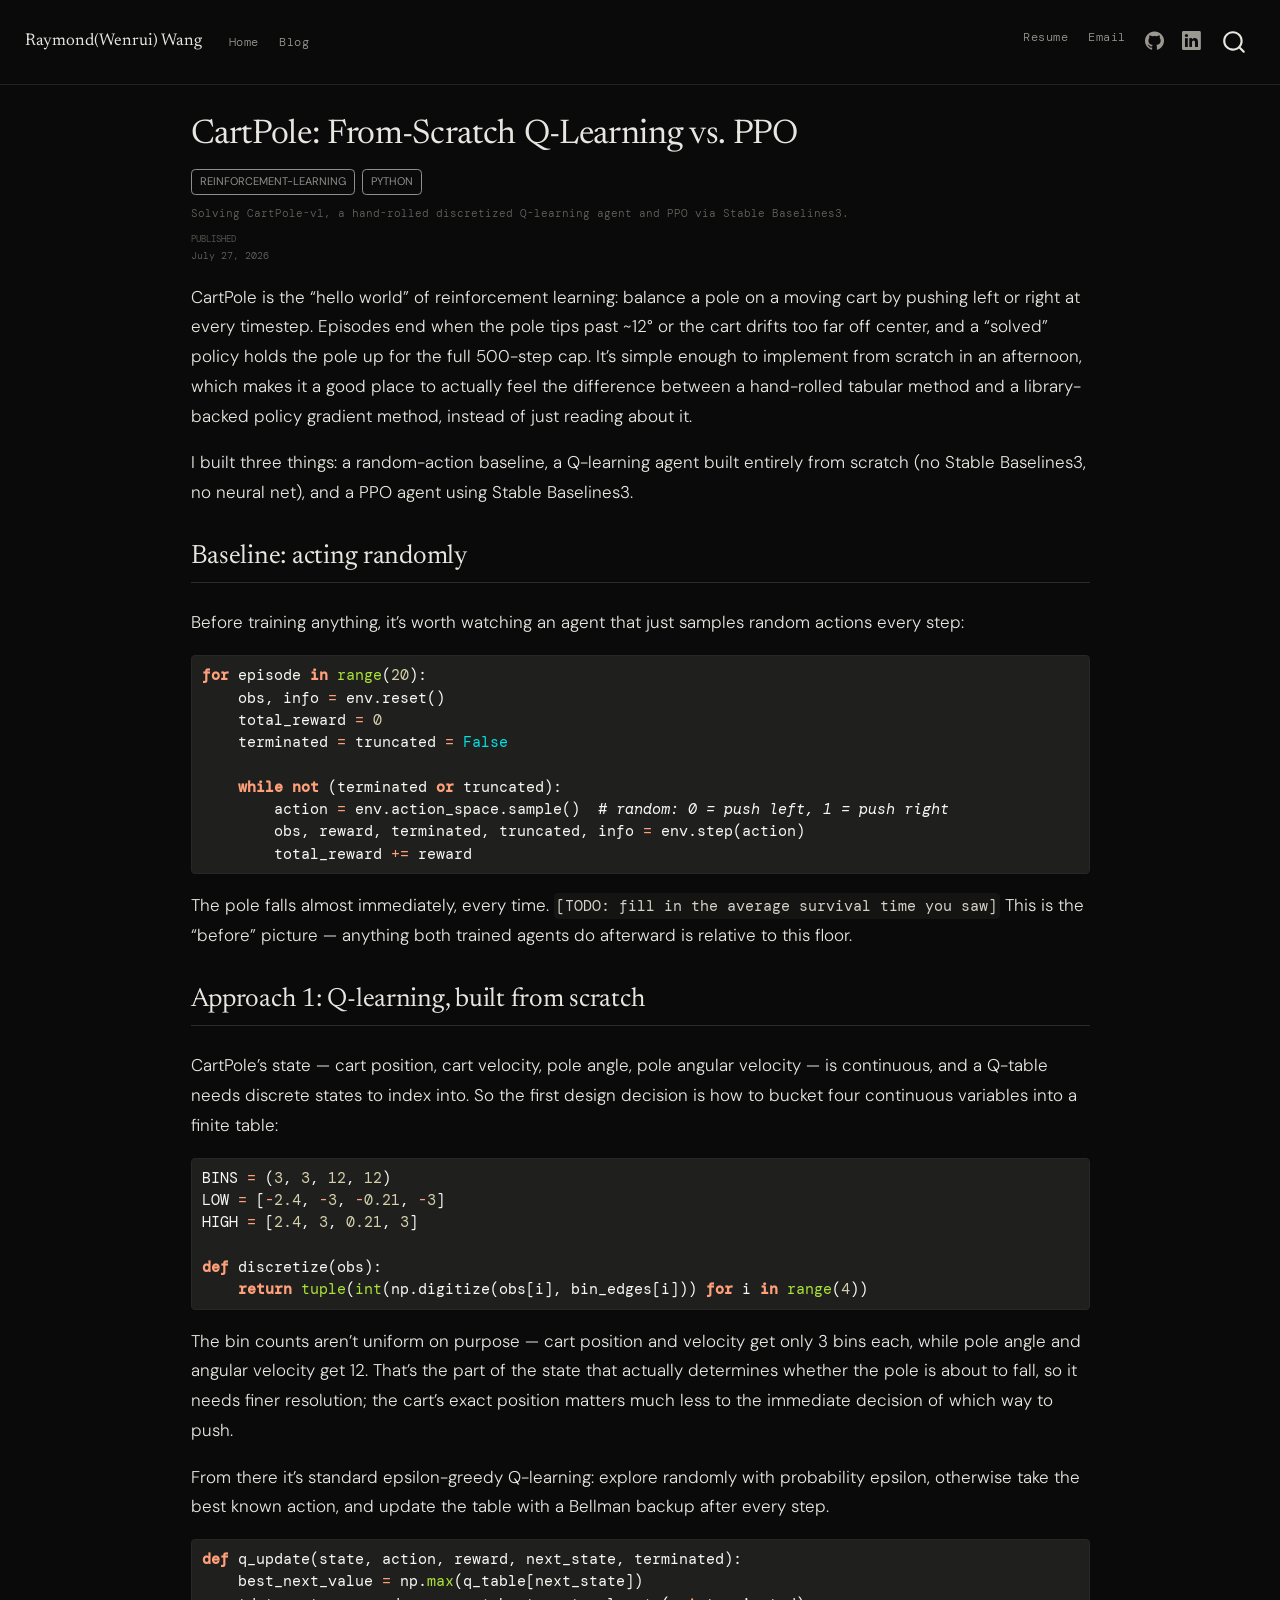
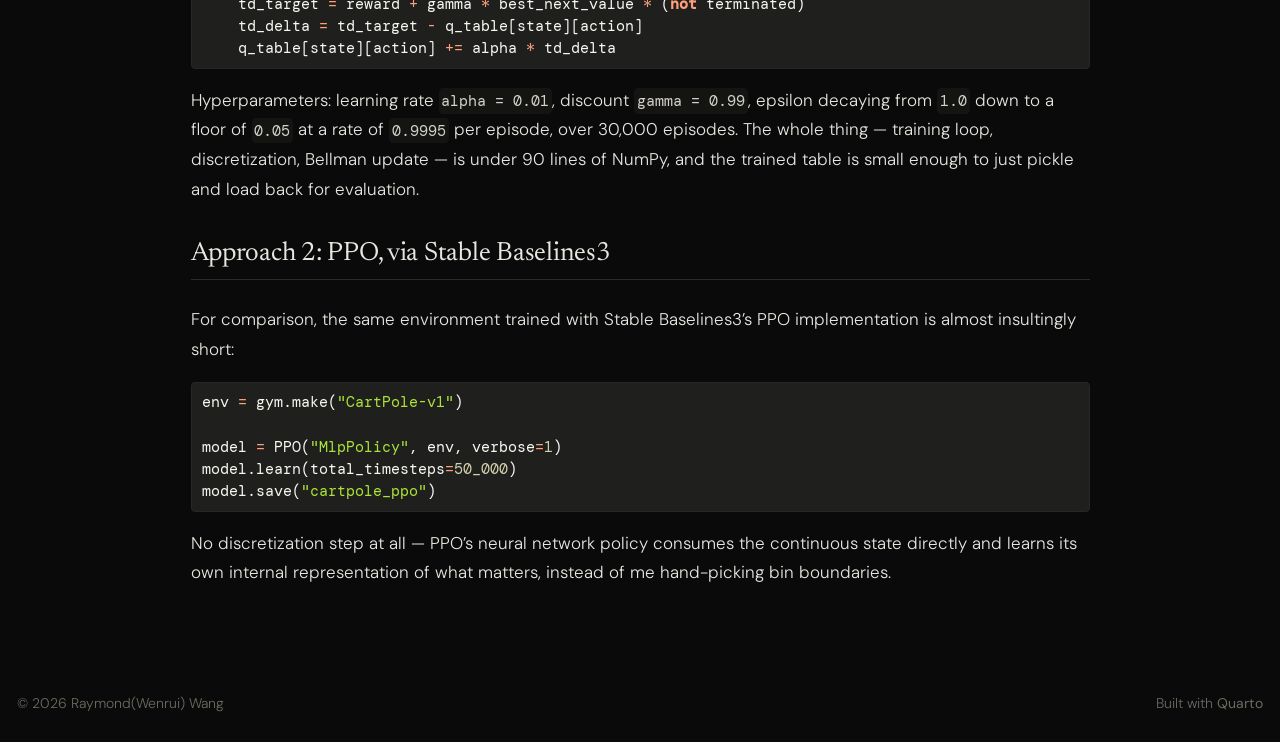
<file: blog/posts/cartpole-rl/index.html>
<!DOCTYPE html>
<html xmlns="http://www.w3.org/1999/xhtml" lang="en" xml:lang="en"><head>

<meta charset="utf-8">
<meta name="generator" content="quarto-1.10.18">

<meta name="viewport" content="width=device-width, initial-scale=1.0, user-scalable=yes">

<meta name="dcterms.date" content="2026-07-27">
<meta name="description" content="Solving CartPole-v1, a hand-rolled discretized Q-learning agent and PPO via Stable Baselines3.">

<title>CartPole: From-Scratch Q-Learning vs.&nbsp;PPO – Raymond(Wenrui) Wang</title>
<style>
/* Default styles provided by pandoc.
** See https://pandoc.org/MANUAL.html#variables-for-html for config info.
*/
span.smallcaps{font-variant: small-caps;}
div.columns{display: flex; gap: 1.5em;}
div.column{flex: auto;}
@media screen {
div.columns{gap: min(4vw, 1.5em);}
div.column{overflow-x: auto;}
}
div.hanging-indent{margin-left: 1.5em; text-indent: -1.5em;}
ul.task-list{list-style: none;}
ul.task-list li input[type="checkbox"] {
  width: 0.8em;
  margin: 0 0.8em 0.2em -1em; /* quarto-specific, see https://github.com/quarto-dev/quarto-cli/issues/4556 */ 
  vertical-align: middle;
}
/* CSS for syntax highlighting */
html { -webkit-text-size-adjust: 100%; }
pre > code.sourceCode { white-space: pre; position: relative; }
pre > code.sourceCode > span { display: inline-block; line-height: 1.25; }
pre > code.sourceCode > span:empty { height: 1.2em; }
.sourceCode { overflow: visible; }
code.sourceCode > span { color: inherit; text-decoration: inherit; }
div.sourceCode { margin: 1em 0; }
pre.sourceCode { margin: 0; }
@media screen {
div.sourceCode { overflow: auto; }
}
@media print {
pre > code.sourceCode { white-space: pre-wrap; }
pre > code.sourceCode > span { text-indent: -5em; padding-left: 5em; }
}
pre.numberSource code
  { counter-reset: source-line 0; }
pre.numberSource code > span
  { position: relative; left: -4em; counter-increment: source-line; }
pre.numberSource code > span > a:first-child::before
  { content: counter(source-line);
    position: relative; left: -1em; text-align: right; vertical-align: baseline;
    border: none; display: inline-block;
    -webkit-touch-callout: none; -webkit-user-select: none;
    -khtml-user-select: none; -moz-user-select: none;
    -ms-user-select: none; user-select: none;
    padding: 0 4px; width: 4em;
  }
pre.numberSource { margin-left: 3em;  padding-left: 4px; }
div.sourceCode
  {   }
@media screen {
pre > code.sourceCode > span > a:first-child::before { text-decoration: underline; }
}
</style>


<script src="../../../site_libs/quarto-nav/quarto-nav.js"></script>
<script src="../../../site_libs/quarto-nav/headroom.min.js"></script>
<script src="../../../site_libs/clipboard/clipboard.min.js"></script>
<script src="../../../site_libs/quarto-search/autocomplete.umd.js"></script>
<script src="../../../site_libs/quarto-search/fuse.min.js"></script>
<script src="../../../site_libs/quarto-search/quarto-search.js"></script>
<meta name="quarto:offset" content="../../../">
<script src="../../../site_libs/quarto-html/quarto.js" type="module"></script>
<script src="../../../site_libs/quarto-html/tabsets/tabsets.js" type="module"></script>
<script src="../../../site_libs/quarto-html/popper.min.js"></script>
<script src="../../../site_libs/quarto-html/tippy.umd.min.js"></script>
<link href="../../../site_libs/quarto-html/tippy.css" rel="stylesheet">
<link href="../../../site_libs/quarto-html/quarto-syntax-highlighting-dark-36e4b26e89f6fc7ee440e0c190f0c88f.css" rel="stylesheet" id="quarto-text-highlighting-styles">
<script src="../../../site_libs/bootstrap/bootstrap.min.js"></script>
<link href="../../../site_libs/bootstrap/bootstrap-icons.css" rel="stylesheet">
<link href="../../../site_libs/bootstrap/bootstrap-96d4df726da96e2038dae0779f611def.min.css" rel="stylesheet" append-hash="true" id="quarto-bootstrap" data-mode="dark">
<script id="quarto-search-options" type="application/json">{
  "location": "navbar",
  "copy-button": false,
  "collapse-after": 3,
  "panel-placement": "end",
  "type": "overlay",
  "limit": 50,
  "keyboard-shortcut": [
    "f",
    "/",
    "s"
  ],
  "show-item-context": false,
  "language": {
    "search-no-results-text": "No results",
    "search-matching-documents-text": "matching documents",
    "search-copy-link-title": "Copy link to search",
    "search-hide-matches-text": "Hide additional matches",
    "search-more-match-text": "more match in this document",
    "search-more-matches-text": "more matches in this document",
    "search-clear-button-title": "Clear",
    "search-text-placeholder": "",
    "search-detached-cancel-button-title": "Cancel",
    "search-submit-button-title": "Submit",
    "search-label": "Search"
  }
}</script>
<style>html{ scroll-behavior: smooth; }</style>


</head>

<body class="nav-fixed fullcontent quarto-light">

<div id="quarto-search-results"></div>
  <header id="quarto-header" class="headroom fixed-top">
    <nav class="navbar navbar-expand-lg " data-bs-theme="dark">
      <div class="navbar-container container-fluid">
      <div class="navbar-brand-container mx-auto">
    <a class="navbar-brand" href="../../../index.html">
    <span class="navbar-title">Raymond(Wenrui) Wang</span>
    </a>
  </div>
            <div id="quarto-search" class="" title="Search"></div>
          <button class="navbar-toggler" type="button" data-bs-toggle="collapse" data-bs-target="#navbarCollapse" aria-controls="navbarCollapse" role="menu" aria-expanded="false" aria-label="Toggle navigation" onclick="if (window.quartoToggleHeadroom) { window.quartoToggleHeadroom(); }">
  <span class="navbar-toggler-icon"></span>
</button>
          <div class="collapse navbar-collapse" id="navbarCollapse">
            <ul class="navbar-nav navbar-nav-scroll me-auto">
  <li class="nav-item">
    <a class="nav-link" href="../../../index.html"> 
<span class="menu-text">Home</span></a>
  </li>  
  <li class="nav-item">
    <a class="nav-link" href="../../../blog/index.html"> 
<span class="menu-text">Blog</span></a>
  </li>  
</ul>
            <ul class="navbar-nav navbar-nav-scroll ms-auto">
  <li class="nav-item">
    <a class="nav-link" href="../../../resume.pdf"> 
<span class="menu-text">Resume</span></a>
  </li>  
  <li class="nav-item">
    <a class="nav-link" href="mailto:raymond.w.wang@hotmail.com"> 
<span class="menu-text">Email</span></a>
  </li>  
  <li class="nav-item compact">
    <a class="nav-link" href="https://github.com/raymondww"> <i class="bi bi-github" role="img" aria-label="GitHub">
</i> 
<span class="menu-text"></span></a>
  </li>  
  <li class="nav-item compact">
    <a class="nav-link" href="https://linkedin.com/in/raymondwwang"> <i class="bi bi-linkedin" role="img" aria-label="LinkedIn">
</i> 
<span class="menu-text"></span></a>
  </li>  
</ul>
          </div> <!-- /navcollapse -->
            <div class="quarto-navbar-tools">
</div>
      </div> <!-- /container-fluid -->
    </nav>
</header>
<!-- content -->
<div id="quarto-content" class="quarto-container page-columns page-rows-contents page-layout-article page-navbar">
<!-- sidebar -->
<!-- margin-sidebar -->
    
<!-- main -->
<main class="content" id="quarto-document-content">

<header id="title-block-header" class="quarto-title-block default">
<div class="quarto-title">
<h1 class="title">CartPole: From-Scratch Q-Learning vs.&nbsp;PPO</h1>
  <div class="quarto-categories">
    <div class="quarto-category">reinforcement-learning</div>
    <div class="quarto-category">python</div>
  </div>
  </div>

<div>
  <div class="description">
    Solving CartPole-v1, a hand-rolled discretized Q-learning agent and PPO via Stable Baselines3.
  </div>
</div>


<div class="quarto-title-meta">

    
    <div>
    <div class="quarto-title-meta-heading">Published</div>
    <div class="quarto-title-meta-contents">
      <p class="date">July 27, 2026</p>
    </div>
  </div>
  
    
  </div>
  


</header>


<p>CartPole is the “hello world” of reinforcement learning: balance a pole on a moving cart by pushing left or right at every timestep. Episodes end when the pole tips past ~12° or the cart drifts too far off center, and a “solved” policy holds the pole up for the full 500-step cap. It’s simple enough to implement from scratch in an afternoon, which makes it a good place to actually feel the difference between a hand-rolled tabular method and a library-backed policy gradient method, instead of just reading about it.</p>
<p>I built three things: a random-action baseline, a Q-learning agent built entirely from scratch (no Stable Baselines3, no neural net), and a PPO agent using Stable Baselines3.</p>
<section id="baseline-acting-randomly" class="level2">
<h2 data-anchor-id="baseline-acting-randomly">Baseline: acting randomly</h2>
<p>Before training anything, it’s worth watching an agent that just samples random actions every step:</p>
<div class="code-copy-outer-scaffold"><div class="sourceCode" id="cb1"><pre class="sourceCode python code-with-copy"><code class="sourceCode python"><span id="cb1-1"><a href="#cb1-1" aria-hidden="true" tabindex="-1"></a><span class="cf">for</span> episode <span class="kw">in</span> <span class="bu">range</span>(<span class="dv">20</span>):</span>
<span id="cb1-2"><a href="#cb1-2" aria-hidden="true" tabindex="-1"></a>    obs, info <span class="op">=</span> env.reset()</span>
<span id="cb1-3"><a href="#cb1-3" aria-hidden="true" tabindex="-1"></a>    total_reward <span class="op">=</span> <span class="dv">0</span></span>
<span id="cb1-4"><a href="#cb1-4" aria-hidden="true" tabindex="-1"></a>    terminated <span class="op">=</span> truncated <span class="op">=</span> <span class="va">False</span></span>
<span id="cb1-5"><a href="#cb1-5" aria-hidden="true" tabindex="-1"></a></span>
<span id="cb1-6"><a href="#cb1-6" aria-hidden="true" tabindex="-1"></a>    <span class="cf">while</span> <span class="kw">not</span> (terminated <span class="kw">or</span> truncated):</span>
<span id="cb1-7"><a href="#cb1-7" aria-hidden="true" tabindex="-1"></a>        action <span class="op">=</span> env.action_space.sample()  <span class="co"># random: 0 = push left, 1 = push right</span></span>
<span id="cb1-8"><a href="#cb1-8" aria-hidden="true" tabindex="-1"></a>        obs, reward, terminated, truncated, info <span class="op">=</span> env.step(action)</span>
<span id="cb1-9"><a href="#cb1-9" aria-hidden="true" tabindex="-1"></a>        total_reward <span class="op">+=</span> reward</span></code></pre></div><button title="Copy to Clipboard" class="code-copy-button"><i class="bi"></i></button></div>
<p>The pole falls almost immediately, every time. <code>[TODO: fill in the average survival time you saw]</code> This is the “before” picture — anything both trained agents do afterward is relative to this floor.</p>
</section>
<section id="approach-1-q-learning-built-from-scratch" class="level2">
<h2 data-anchor-id="approach-1-q-learning-built-from-scratch">Approach 1: Q-learning, built from scratch</h2>
<p>CartPole’s state — cart position, cart velocity, pole angle, pole angular velocity — is continuous, and a Q-table needs discrete states to index into. So the first design decision is how to bucket four continuous variables into a finite table:</p>
<div class="code-copy-outer-scaffold"><div class="sourceCode" id="cb2"><pre class="sourceCode python code-with-copy"><code class="sourceCode python"><span id="cb2-1"><a href="#cb2-1" aria-hidden="true" tabindex="-1"></a>BINS <span class="op">=</span> (<span class="dv">3</span>, <span class="dv">3</span>, <span class="dv">12</span>, <span class="dv">12</span>)</span>
<span id="cb2-2"><a href="#cb2-2" aria-hidden="true" tabindex="-1"></a>LOW <span class="op">=</span> [<span class="op">-</span><span class="fl">2.4</span>, <span class="op">-</span><span class="dv">3</span>, <span class="op">-</span><span class="fl">0.21</span>, <span class="op">-</span><span class="dv">3</span>]</span>
<span id="cb2-3"><a href="#cb2-3" aria-hidden="true" tabindex="-1"></a>HIGH <span class="op">=</span> [<span class="fl">2.4</span>, <span class="dv">3</span>, <span class="fl">0.21</span>, <span class="dv">3</span>]</span>
<span id="cb2-4"><a href="#cb2-4" aria-hidden="true" tabindex="-1"></a></span>
<span id="cb2-5"><a href="#cb2-5" aria-hidden="true" tabindex="-1"></a><span class="kw">def</span> discretize(obs):</span>
<span id="cb2-6"><a href="#cb2-6" aria-hidden="true" tabindex="-1"></a>    <span class="cf">return</span> <span class="bu">tuple</span>(<span class="bu">int</span>(np.digitize(obs[i], bin_edges[i])) <span class="cf">for</span> i <span class="kw">in</span> <span class="bu">range</span>(<span class="dv">4</span>))</span></code></pre></div><button title="Copy to Clipboard" class="code-copy-button"><i class="bi"></i></button></div>
<p>The bin counts aren’t uniform on purpose — cart position and velocity get only 3 bins each, while pole angle and angular velocity get 12. That’s the part of the state that actually determines whether the pole is about to fall, so it needs finer resolution; the cart’s exact position matters much less to the immediate decision of which way to push.</p>
<p>From there it’s standard epsilon-greedy Q-learning: explore randomly with probability epsilon, otherwise take the best known action, and update the table with a Bellman backup after every step.</p>
<div class="code-copy-outer-scaffold"><div class="sourceCode" id="cb3"><pre class="sourceCode python code-with-copy"><code class="sourceCode python"><span id="cb3-1"><a href="#cb3-1" aria-hidden="true" tabindex="-1"></a><span class="kw">def</span> q_update(state, action, reward, next_state, terminated):</span>
<span id="cb3-2"><a href="#cb3-2" aria-hidden="true" tabindex="-1"></a>    best_next_value <span class="op">=</span> np.<span class="bu">max</span>(q_table[next_state])</span>
<span id="cb3-3"><a href="#cb3-3" aria-hidden="true" tabindex="-1"></a>    td_target <span class="op">=</span> reward <span class="op">+</span> gamma <span class="op">*</span> best_next_value <span class="op">*</span> (<span class="kw">not</span> terminated)</span>
<span id="cb3-4"><a href="#cb3-4" aria-hidden="true" tabindex="-1"></a>    td_delta <span class="op">=</span> td_target <span class="op">-</span> q_table[state][action]</span>
<span id="cb3-5"><a href="#cb3-5" aria-hidden="true" tabindex="-1"></a>    q_table[state][action] <span class="op">+=</span> alpha <span class="op">*</span> td_delta</span></code></pre></div><button title="Copy to Clipboard" class="code-copy-button"><i class="bi"></i></button></div>
<p>Hyperparameters: learning rate <code>alpha = 0.01</code>, discount <code>gamma = 0.99</code>, epsilon decaying from <code>1.0</code> down to a floor of <code>0.05</code> at a rate of <code>0.9995</code> per episode, over 30,000 episodes. The whole thing — training loop, discretization, Bellman update — is under 90 lines of NumPy, and the trained table is small enough to just pickle and load back for evaluation.</p>
</section>
<section id="approach-2-ppo-via-stable-baselines3" class="level2">
<h2 data-anchor-id="approach-2-ppo-via-stable-baselines3">Approach 2: PPO, via Stable Baselines3</h2>
<p>For comparison, the same environment trained with Stable Baselines3’s PPO implementation is almost insultingly short:</p>
<div class="code-copy-outer-scaffold"><div class="sourceCode" id="cb4"><pre class="sourceCode python code-with-copy"><code class="sourceCode python"><span id="cb4-1"><a href="#cb4-1" aria-hidden="true" tabindex="-1"></a>env <span class="op">=</span> gym.make(<span class="st">"CartPole-v1"</span>)</span>
<span id="cb4-2"><a href="#cb4-2" aria-hidden="true" tabindex="-1"></a></span>
<span id="cb4-3"><a href="#cb4-3" aria-hidden="true" tabindex="-1"></a>model <span class="op">=</span> PPO(<span class="st">"MlpPolicy"</span>, env, verbose<span class="op">=</span><span class="dv">1</span>)</span>
<span id="cb4-4"><a href="#cb4-4" aria-hidden="true" tabindex="-1"></a>model.learn(total_timesteps<span class="op">=</span><span class="dv">50_000</span>)</span>
<span id="cb4-5"><a href="#cb4-5" aria-hidden="true" tabindex="-1"></a>model.save(<span class="st">"cartpole_ppo"</span>)</span></code></pre></div><button title="Copy to Clipboard" class="code-copy-button"><i class="bi"></i></button></div>
<p>No discretization step at all — PPO’s neural network policy consumes the continuous state directly and learns its own internal representation of what matters, instead of me hand-picking bin boundaries.</p>


</section>

</main> <!-- /main -->
<script id="quarto-html-after-body" type="application/javascript">
  window.document.addEventListener("DOMContentLoaded", function (event) {
    const isCodeAnnotation = (el) => {
      for (const clz of el.classList) {
        if (clz.startsWith('code-annotation-')) {                     
          return true;
        }
      }
      return false;
    }
    const onCopySuccess = function(e) {
      // button target
      const button = e.trigger;
      // don't keep focus
      button.blur();
      // flash "checked"
      button.classList.add('code-copy-button-checked');
      var currentTitle = button.getAttribute("title");
      button.setAttribute("title", "Copied!");
      let tooltip;
      if (window.bootstrap) {
        button.setAttribute("data-bs-toggle", "tooltip");
        button.setAttribute("data-bs-placement", "left");
        button.setAttribute("data-bs-title", "Copied!");
        tooltip = new bootstrap.Tooltip(button, 
          { trigger: "manual", 
            customClass: "code-copy-button-tooltip",
            offset: [0, -8]});
        tooltip.show();    
      }
      setTimeout(function() {
        if (tooltip) {
          tooltip.hide();
          button.removeAttribute("data-bs-title");
          button.removeAttribute("data-bs-toggle");
          button.removeAttribute("data-bs-placement");
        }
        button.setAttribute("title", currentTitle);
        button.classList.remove('code-copy-button-checked');
      }, 1000);
      // clear code selection
      e.clearSelection();
    }
    const getTextToCopy = function(trigger) {
      const outerScaffold = trigger.parentElement.cloneNode(true);
      const codeEl = outerScaffold.querySelector('code');
      for (const childEl of codeEl.children) {
        if (isCodeAnnotation(childEl)) {
          childEl.remove();
        }
      }
      return codeEl.innerText;
    }
    const clipboard = new window.ClipboardJS('.code-copy-button:not([data-in-quarto-modal])', {
      text: getTextToCopy
    });
    clipboard.on('success', onCopySuccess);
    if (window.document.getElementById('quarto-embedded-source-code-modal')) {
      const clipboardModal = new window.ClipboardJS('.code-copy-button[data-in-quarto-modal]', {
        text: getTextToCopy,
        container: window.document.getElementById('quarto-embedded-source-code-modal')
      });
      clipboardModal.on('success', onCopySuccess);
    }
      var localhostRegex = new RegExp(/^(?:http|https):\/\/localhost\:?[0-9]*\//);
      var mailtoRegex = new RegExp(/^mailto:/);
        var filterRegex = new RegExp("https:\/\/raymondww\.github\.io");
      var isInternal = (href) => {
          return filterRegex.test(href) || localhostRegex.test(href) || mailtoRegex.test(href);
      }
      // Inspect non-navigation links and adorn them if external
     var links = window.document.querySelectorAll('a[href]:not(.nav-link):not(.navbar-brand):not(.toc-action):not(.sidebar-link):not(.sidebar-item-toggle):not(.pagination-link):not(.no-external):not([aria-hidden]):not(.dropdown-item):not(.quarto-navigation-tool):not(.about-link)');
      for (var i=0; i<links.length; i++) {
        const link = links[i];
        if (!isInternal(link.href)) {
          // undo the damage that might have been done by quarto-nav.js in the case of
          // links that we want to consider external
          if (link.dataset.originalHref !== undefined) {
            link.href = link.dataset.originalHref;
          }
        }
      }
    function tippyHover(el, contentFn, onTriggerFn, onUntriggerFn) {
      const config = {
        allowHTML: true,
        maxWidth: 500,
        delay: 100,
        arrow: false,
        appendTo: function(el) {
            return el.parentElement;
        },
        interactive: true,
        interactiveBorder: 10,
        theme: 'quarto',
        placement: 'bottom-start',
      };
      if (contentFn) {
        config.content = contentFn;
      }
      if (onTriggerFn) {
        config.onTrigger = onTriggerFn;
      }
      if (onUntriggerFn) {
        config.onUntrigger = onUntriggerFn;
      }
      window.tippy(el, config); 
    }
    const noterefs = window.document.querySelectorAll('a[role="doc-noteref"]');
    for (var i=0; i<noterefs.length; i++) {
      const ref = noterefs[i];
      tippyHover(ref, function() {
        // use id or data attribute instead here
        let href = ref.getAttribute('data-footnote-href') || ref.getAttribute('href');
        try { href = new URL(href).hash; } catch {}
        const id = href.replace(/^#\/?/, "");
        const note = window.document.getElementById(id);
        if (note) {
          return note.innerHTML;
        } else {
          return "";
        }
      });
    }
    const xrefs = window.document.querySelectorAll('a.quarto-xref');
    const processXRef = (id, note) => {
      // Strip column container classes
      const stripColumnClz = (el) => {
        el.classList.remove("page-full", "page-columns");
        if (el.children) {
          for (const child of el.children) {
            stripColumnClz(child);
          }
        }
      }
      stripColumnClz(note)
      if (id === null || id.startsWith('sec-')) {
        // Special case sections, only their first couple elements
        const container = document.createElement("div");
        if (note.children && note.children.length > 2) {
          container.appendChild(note.children[0].cloneNode(true));
          for (let i = 1; i < note.children.length; i++) {
            const child = note.children[i];
            if (child.tagName === "P" && child.innerText === "") {
              continue;
            } else {
              container.appendChild(child.cloneNode(true));
              break;
            }
          }
          if (window.Quarto?.typesetMath) {
            window.Quarto.typesetMath(container);
          }
          return container.innerHTML
        } else {
          if (window.Quarto?.typesetMath) {
            window.Quarto.typesetMath(note);
          }
          return note.innerHTML;
        }
      } else {
        // Remove any anchor links if they are present
        const anchorLink = note.querySelector('a.anchorjs-link');
        if (anchorLink) {
          anchorLink.remove();
        }
        if (window.Quarto?.typesetMath) {
          window.Quarto.typesetMath(note);
        }
        if (note.classList.contains("callout")) {
          return note.outerHTML;
        } else {
          return note.innerHTML;
        }
      }
    }
    for (var i=0; i<xrefs.length; i++) {
      const xref = xrefs[i];
      tippyHover(xref, undefined, function(instance) {
        instance.disable();
        let url = xref.getAttribute('href');
        let hash = undefined; 
        if (url.startsWith('#')) {
          hash = url;
        } else {
          try { hash = new URL(url).hash; } catch {}
        }
        if (hash) {
          const id = hash.replace(/^#\/?/, "");
          const note = window.document.getElementById(id);
          if (note !== null) {
            try {
              const html = processXRef(id, note.cloneNode(true));
              instance.setContent(html);
            } finally {
              instance.enable();
              instance.show();
            }
          } else {
            // See if we can fetch this
            fetch(url.split('#')[0])
            .then(res => res.text())
            .then(html => {
              const parser = new DOMParser();
              const htmlDoc = parser.parseFromString(html, "text/html");
              const note = htmlDoc.getElementById(id);
              if (note !== null) {
                const html = processXRef(id, note);
                instance.setContent(html);
              } 
            }).finally(() => {
              instance.enable();
              instance.show();
            });
          }
        } else {
          // See if we can fetch a full url (with no hash to target)
          // This is a special case and we should probably do some content thinning / targeting
          fetch(url)
          .then(res => res.text())
          .then(html => {
            const parser = new DOMParser();
            const htmlDoc = parser.parseFromString(html, "text/html");
            const note = htmlDoc.querySelector('main.content');
            if (note !== null) {
              // This should only happen for chapter cross references
              // (since there is no id in the URL)
              // remove the first header
              if (note.children.length > 0 && note.children[0].tagName === "HEADER") {
                note.children[0].remove();
              }
              const html = processXRef(null, note);
              instance.setContent(html);
            } 
          }).finally(() => {
            instance.enable();
            instance.show();
          });
        }
      }, function(instance) {
      });
    }
        let selectedAnnoteEl;
        const selectorForAnnotation = ( cell, annotation) => {
          let cellAttr = 'data-code-cell="' + cell + '"';
          let lineAttr = 'data-code-annotation="' +  annotation + '"';
          const selector = 'span[' + cellAttr + '][' + lineAttr + ']';
          return selector;
        }
        const selectCodeLines = (annoteEl) => {
          const doc = window.document;
          const targetCell = annoteEl.getAttribute("data-target-cell");
          const targetAnnotation = annoteEl.getAttribute("data-target-annotation");
          const annoteSpan = window.document.querySelector(selectorForAnnotation(targetCell, targetAnnotation));
          const lines = annoteSpan.getAttribute("data-code-lines").split(",");
          const lineIds = lines.map((line) => {
            return targetCell + "-" + line;
          })
          let top = null;
          let height = null;
          let parent = null;
          if (lineIds.length > 0) {
              //compute the position of the single el (top and bottom and make a div)
              const el = window.document.getElementById(lineIds[0]);
              top = el.offsetTop;
              height = el.offsetHeight;
              parent = el.parentElement.parentElement;
            if (lineIds.length > 1) {
              const lastEl = window.document.getElementById(lineIds[lineIds.length - 1]);
              const bottom = lastEl.offsetTop + lastEl.offsetHeight;
              height = bottom - top;
            }
            if (top !== null && height !== null && parent !== null) {
              // cook up a div (if necessary) and position it 
              let div = window.document.getElementById("code-annotation-line-highlight");
              if (div === null) {
                div = window.document.createElement("div");
                div.setAttribute("id", "code-annotation-line-highlight");
                div.style.position = 'absolute';
                parent.appendChild(div);
              }
              div.style.top = top - 2 + "px";
              div.style.height = height + 4 + "px";
              div.style.left = 0;
              let gutterDiv = window.document.getElementById("code-annotation-line-highlight-gutter");
              if (gutterDiv === null) {
                gutterDiv = window.document.createElement("div");
                gutterDiv.setAttribute("id", "code-annotation-line-highlight-gutter");
                gutterDiv.style.position = 'absolute';
                const codeCell = window.document.getElementById(targetCell);
                const gutter = codeCell.querySelector('.code-annotation-gutter');
                gutter.appendChild(gutterDiv);
              }
              gutterDiv.style.top = top - 2 + "px";
              gutterDiv.style.height = height + 4 + "px";
            }
            selectedAnnoteEl = annoteEl;
          }
        };
        const unselectCodeLines = () => {
          const elementsIds = ["code-annotation-line-highlight", "code-annotation-line-highlight-gutter"];
          elementsIds.forEach((elId) => {
            const div = window.document.getElementById(elId);
            if (div) {
              div.remove();
            }
          });
          selectedAnnoteEl = undefined;
        };
          // Handle positioning of the toggle
      window.addEventListener(
        "resize",
        throttle(() => {
          elRect = undefined;
          if (selectedAnnoteEl) {
            selectCodeLines(selectedAnnoteEl);
          }
        }, 10)
      );
      function throttle(fn, ms) {
      let throttle = false;
      let timer;
        return (...args) => {
          if(!throttle) { // first call gets through
              fn.apply(this, args);
              throttle = true;
          } else { // all the others get throttled
              if(timer) clearTimeout(timer); // cancel #2
              timer = setTimeout(() => {
                fn.apply(this, args);
                timer = throttle = false;
              }, ms);
          }
        };
      }
        // Attach click handler to the DT
        const annoteDls = window.document.querySelectorAll('dt[data-target-cell]');
        for (const annoteDlNode of annoteDls) {
          annoteDlNode.addEventListener('click', (event) => {
            const clickedEl = event.target;
            if (clickedEl !== selectedAnnoteEl) {
              unselectCodeLines();
              const activeEl = window.document.querySelector('dt[data-target-cell].code-annotation-active');
              if (activeEl) {
                activeEl.classList.remove('code-annotation-active');
              }
              selectCodeLines(clickedEl);
              clickedEl.classList.add('code-annotation-active');
            } else {
              // Unselect the line
              unselectCodeLines();
              clickedEl.classList.remove('code-annotation-active');
            }
          });
        }
    const findCites = (el) => {
      const parentEl = el.parentElement;
      if (parentEl) {
        const cites = parentEl.dataset.cites;
        if (cites) {
          return {
            el,
            cites: cites.split(' ')
          };
        } else {
          return findCites(el.parentElement)
        }
      } else {
        return undefined;
      }
    };
    var bibliorefs = window.document.querySelectorAll('a[role="doc-biblioref"]');
    for (var i=0; i<bibliorefs.length; i++) {
      const ref = bibliorefs[i];
      const citeInfo = findCites(ref);
      if (citeInfo) {
        tippyHover(citeInfo.el, function() {
          var popup = window.document.createElement('div');
          citeInfo.cites.forEach(function(cite) {
            var citeDiv = window.document.createElement('div');
            citeDiv.classList.add('hanging-indent');
            citeDiv.classList.add('csl-entry');
            var biblioDiv = window.document.getElementById('ref-' + cite);
            if (biblioDiv) {
              citeDiv.innerHTML = biblioDiv.innerHTML;
            }
            popup.appendChild(citeDiv);
          });
          return popup.innerHTML;
        });
      }
    }
  });
  </script>
</div> <!-- /content -->
<footer class="footer">
  <div class="nav-footer">
    <div class="nav-footer-left">
<p>© 2026 Raymond(Wenrui) Wang</p>
</div>   
    <div class="nav-footer-center">
      &nbsp;
    </div>
    <div class="nav-footer-right">
<p>Built with <a href="https://quarto.org">Quarto</a></p>
</div>
  </div>
</footer>




<script src="../../../site_libs/quarto-html/zenscroll-min.js"></script>
</body></html>
</file>
<file: site_libs/quarto-html/tippy.css>
.tippy-box[data-animation=fade][data-state=hidden]{opacity:0}[data-tippy-root]{max-width:calc(100vw - 10px)}.tippy-box{position:relative;background-color:#333;color:#fff;border-radius:4px;font-size:14px;line-height:1.4;white-space:normal;outline:0;transition-property:transform,visibility,opacity}.tippy-box[data-placement^=top]>.tippy-arrow{bottom:0}.tippy-box[data-placement^=top]>.tippy-arrow:before{bottom:-7px;left:0;border-width:8px 8px 0;border-top-color:initial;transform-origin:center top}.tippy-box[data-placement^=bottom]>.tippy-arrow{top:0}.tippy-box[data-placement^=bottom]>.tippy-arrow:before{top:-7px;left:0;border-width:0 8px 8px;border-bottom-color:initial;transform-origin:center bottom}.tippy-box[data-placement^=left]>.tippy-arrow{right:0}.tippy-box[data-placement^=left]>.tippy-arrow:before{border-width:8px 0 8px 8px;border-left-color:initial;right:-7px;transform-origin:center left}.tippy-box[data-placement^=right]>.tippy-arrow{left:0}.tippy-box[data-placement^=right]>.tippy-arrow:before{left:-7px;border-width:8px 8px 8px 0;border-right-color:initial;transform-origin:center right}.tippy-box[data-inertia][data-state=visible]{transition-timing-function:cubic-bezier(.54,1.5,.38,1.11)}.tippy-arrow{width:16px;height:16px;color:#333}.tippy-arrow:before{content:"";position:absolute;border-color:transparent;border-style:solid}.tippy-content{position:relative;padding:5px 9px;z-index:1}
</file>
<file: site_libs/quarto-html/quarto-syntax-highlighting-dark-36e4b26e89f6fc7ee440e0c190f0c88f.css>
/* quarto syntax highlight colors */
:root {
  --quarto-hl-al-color: #f07178;
  --quarto-hl-an-color: #d4d0ab;
  --quarto-hl-at-color: #00e0e0;
  --quarto-hl-bn-color: #d4d0ab;
  --quarto-hl-bu-color: #abe338;
  --quarto-hl-ch-color: #abe338;
  --quarto-hl-co-color: #f8f8f2;
  --quarto-hl-cv-color: #ffd700;
  --quarto-hl-cn-color: #ffd700;
  --quarto-hl-cf-color: #ffa07a;
  --quarto-hl-dt-color: #ffa07a;
  --quarto-hl-dv-color: #d4d0ab;
  --quarto-hl-do-color: #f8f8f2;
  --quarto-hl-er-color: #f07178;
  --quarto-hl-ex-color: #00e0e0;
  --quarto-hl-fl-color: #d4d0ab;
  --quarto-hl-fu-color: #ffa07a;
  --quarto-hl-im-color: #abe338;
  --quarto-hl-in-color: #d4d0ab;
  --quarto-hl-kw-color: #ffa07a;
  --quarto-hl-op-color: #ffa07a;
  --quarto-hl-ot-color: #00e0e0;
  --quarto-hl-pp-color: #dcc6e0;
  --quarto-hl-re-color: #00e0e0;
  --quarto-hl-sc-color: #abe338;
  --quarto-hl-ss-color: #abe338;
  --quarto-hl-st-color: #abe338;
  --quarto-hl-va-color: #00e0e0;
  --quarto-hl-vs-color: #abe338;
  --quarto-hl-wa-color: #dcc6e0;
}

/* other quarto variables */
:root {
  --quarto-font-monospace: "DM Mono", monospace;
}

/* syntax highlight based on Pandoc's rules */
pre > code.sourceCode > span {
  color: #f8f8f2;
}

code.sourceCode > span {
  color: #f8f8f2;
}

div.sourceCode,
div.sourceCode pre.sourceCode {
  color: #f8f8f2;
}

/* Normal */
code span {
  color: #f8f8f2;
}

/* Alert */
code span.al {
  color: #f07178;
}

/* Annotation */
code span.an {
  color: #d4d0ab;
}

/* Attribute */
code span.at {
  color: #00e0e0;
}

/* BaseN */
code span.bn {
  color: #d4d0ab;
}

/* BuiltIn */
code span.bu {
  color: #abe338;
}

/* ControlFlow */
code span.cf {
  font-weight: bold;
  color: #ffa07a;
}

/* Char */
code span.ch {
  color: #abe338;
}

/* Constant */
code span.cn {
  color: #ffd700;
}

/* Comment */
code span.co {
  font-style: italic;
  color: #f8f8f2;
}

/* CommentVar */
code span.cv {
  color: #ffd700;
}

/* Documentation */
code span.do {
  color: #f8f8f2;
}

/* DataType */
code span.dt {
  color: #ffa07a;
}

/* DecVal */
code span.dv {
  color: #d4d0ab;
}

/* Error */
code span.er {
  color: #f07178;
  text-decoration: underline;
}

/* Extension */
code span.ex {
  font-weight: bold;
  color: #00e0e0;
}

/* Float */
code span.fl {
  color: #d4d0ab;
}

/* Function */
code span.fu {
  color: #ffa07a;
}

/* Import */
code span.im {
  color: #abe338;
}

/* Information */
code span.in {
  color: #d4d0ab;
}

/* Keyword */
code span.kw {
  font-weight: bold;
  color: #ffa07a;
}

/* Operator */
code span.op {
  color: #ffa07a;
}

/* Other */
code span.ot {
  color: #00e0e0;
}

/* Preprocessor */
code span.pp {
  color: #dcc6e0;
}

/* RegionMarker */
code span.re {
  background-color: #f8f8f2;
  color: #00e0e0;
}

/* SpecialChar */
code span.sc {
  color: #abe338;
}

/* SpecialString */
code span.ss {
  color: #abe338;
}

/* String */
code span.st {
  color: #abe338;
}

/* Variable */
code span.va {
  color: #00e0e0;
}

/* VerbatimString */
code span.vs {
  color: #abe338;
}

/* Warning */
code span.wa {
  color: #dcc6e0;
}

.prevent-inlining {
  content: "</";
}

/*# sourceMappingURL=093c80d10fa30bc57533ee6e0064b8da.css.map */
</file>
